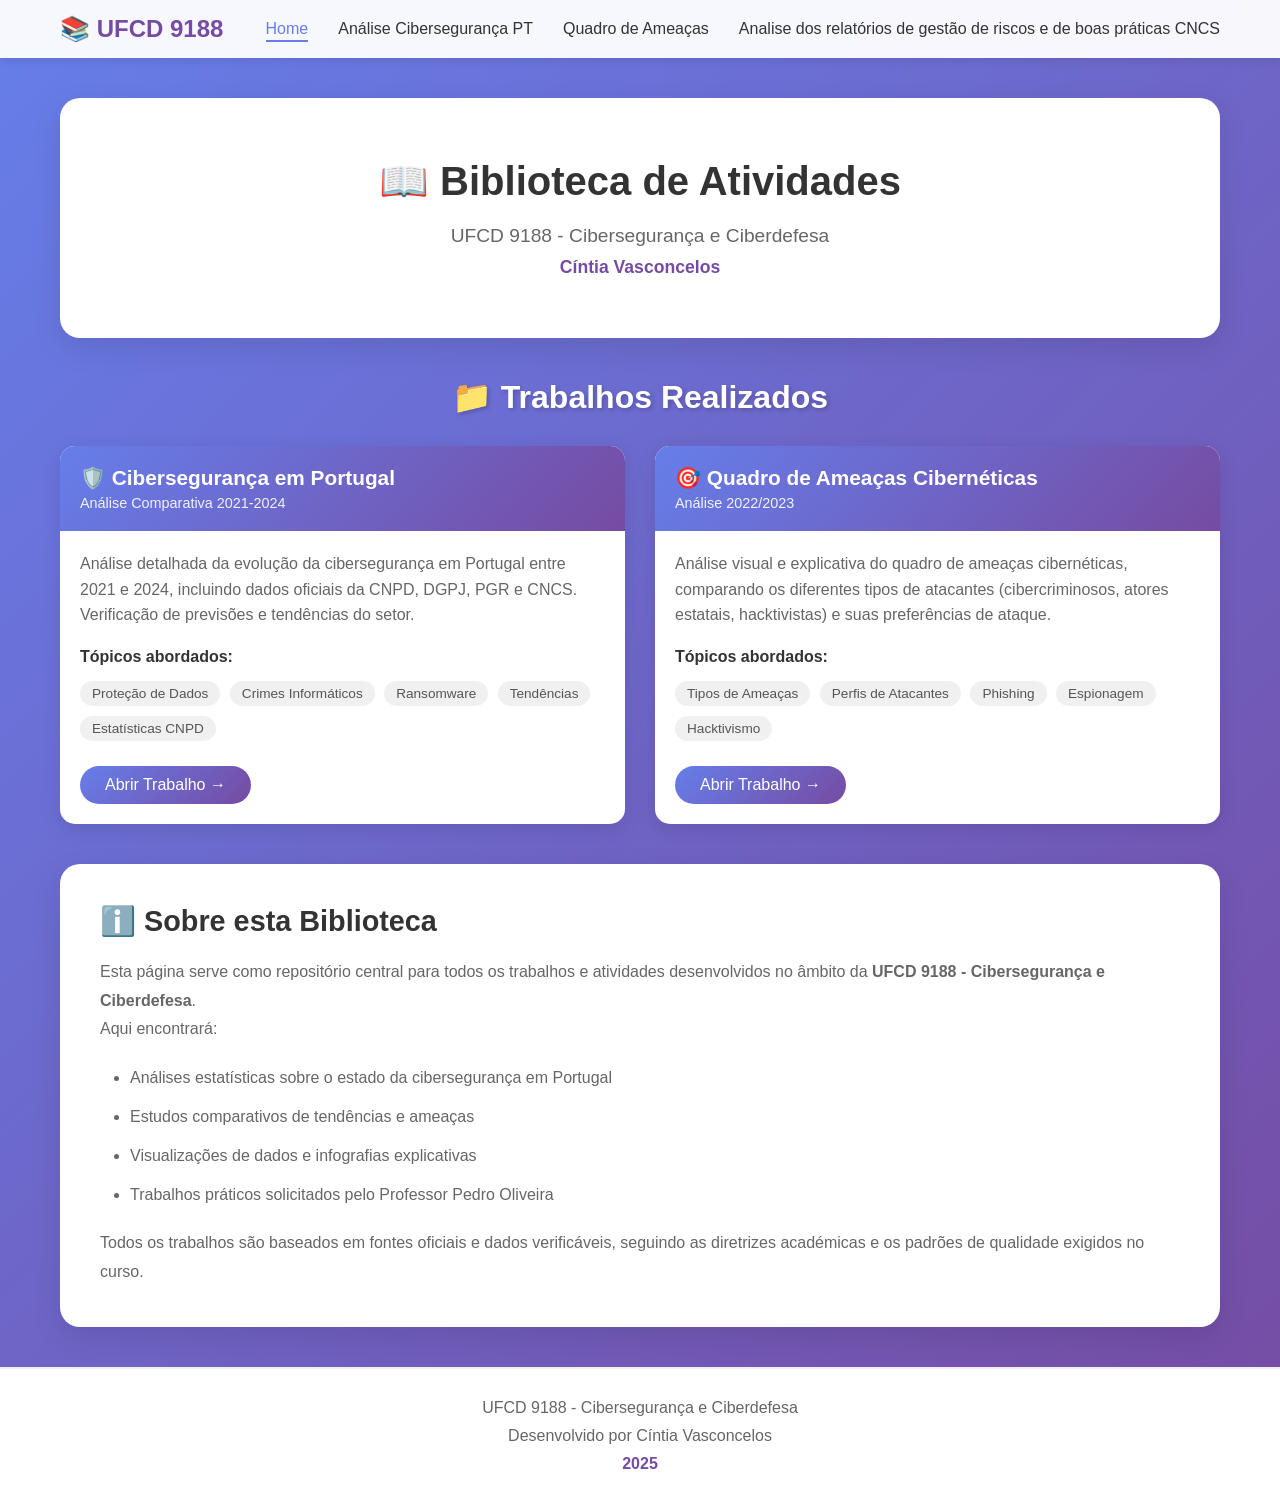
<file: index.html>
<!DOCTYPE html>
<html lang="pt">
<head>
    <meta charset="UTF-8">
    <meta name="viewport" content="width=device-width, initial-scale=1.0">
    <title>Biblioteca de Atividades - UFCD 9188</title>
  <link rel="stylesheet" href="css/index.css" />
   
</head>
<body>
    <nav class="navbar">
        <div class="nav-container">
            <div class="nav-brand">📚 UFCD 9188</div>
            <ul class="nav-menu">
                <li><a href="index.html" class="nav-link active">Home</a></li>
                <li><a href="08_09_2025.html" class="nav-link">Análise Cibersegurança PT</a></li>
                <li><a href="10_09_2025.html" class="nav-link">Quadro de Ameaças</a></li>
                <li><a href="12_09_2025.html" class="nav-link">Analise dos relatórios de gestão de riscos e de boas práticas CNCS</a></li>
            </ul>
        </div>
    </nav>

    <!-- Main Content -->
    <div class="main-container">
        <!-- Hero Section -->
        <div class="hero-section">
            <h1 class="hero-title">📖 Biblioteca de Atividades</h1>
            <p class="hero-subtitle">UFCD 9188 - Cibersegurança e Ciberdefesa</p>
            <p class="student-name">Cíntia Vasconcelos</p>
        </div>

        <!-- Activities Section -->
        <section class="activities-section">
            <h2 class="section-title">📁 Trabalhos Realizados</h2>
            
            <div class="activities-grid">
                <!-- Trabalho 1 -->
                <div class="activity-card">
                    <div class="card-header">
                        <h3 class="card-title">🛡️ Cibersegurança em Portugal</h3>
                        <p class="card-date">Análise Comparativa 2021-2024</p>
                    </div>
                    <div class="card-body">
                        <p class="card-description">
                            Análise detalhada da evolução da cibersegurança em Portugal entre 2021 e 2024, 
                            incluindo dados oficiais da CNPD, DGPJ, PGR e CNCS. Verificação de previsões 
                            e tendências do setor.
                        </p>
                        <div class="card-topics">
                            <p class="topic-label">Tópicos abordados:</p>
                            <span class="topic-tag">Proteção de Dados</span>
                            <span class="topic-tag">Crimes Informáticos</span>
                            <span class="topic-tag">Ransomware</span>
                            <span class="topic-tag">Tendências</span>
                            <span class="topic-tag">Estatísticas CNPD</span>
                        </div>
                        <a href="08_09_2025.html" class="card-link">
                            Abrir Trabalho →
                        </a>
                    </div>
                </div>

                <!-- Trabalho 2 -->
                <div class="activity-card">
                    <div class="card-header">
                        <h3 class="card-title">🎯 Quadro de Ameaças Cibernéticas</h3>
                        <p class="card-date">Análise 2022/2023</p>
                    </div>
                    <div class="card-body">
                        <p class="card-description">
                            Análise visual e explicativa do quadro de ameaças cibernéticas, comparando 
                            os diferentes tipos de atacantes (cibercriminosos, atores estatais, hacktivistas) 
                            e suas preferências de ataque.
                        </p>
                        <div class="card-topics">
                            <p class="topic-label">Tópicos abordados:</p>
                            <span class="topic-tag">Tipos de Ameaças</span>
                            <span class="topic-tag">Perfis de Atacantes</span>
                            <span class="topic-tag">Phishing</span>
                            <span class="topic-tag">Espionagem</span>
                            <span class="topic-tag">Hacktivismo</span>
                        </div>
                        <a href="10_09_2025.html" class="card-link">
                            Abrir Trabalho →
                        </a>
                    </div>
                </div>
            </div>
        </section>

        <!-- Info Section -->
        <div class="info-section">
            <h2 class="info-title">ℹ️ Sobre esta Biblioteca</h2>
            <div class="info-content">
                <p>
                    Esta página serve como repositório central para todos os trabalhos e atividades 
                    desenvolvidos no âmbito da <strong>UFCD 9188 - Cibersegurança e Ciberdefesa</strong>.
                </p>
                <p>
                    Aqui encontrará:
                </p>
                <ul>
                    <li>Análises estatísticas sobre o estado da cibersegurança em Portugal</li>
                    <li>Estudos comparativos de tendências e ameaças</li>
                    <li>Visualizações de dados e infografias explicativas</li>
                    <li>Trabalhos práticos solicitados pelo Professor Pedro Oliveira</li>
                </ul>
                <p>
                    Todos os trabalhos são baseados em fontes oficiais e dados verificáveis, 
                    seguindo as diretrizes académicas e os padrões de qualidade exigidos no curso.
                </p>
            </div>
        </div>
    </div>

    <!-- Footer -->
    <footer class="footer">
        <div class="footer-content">
            <p class="footer-text">UFCD 9188 - Cibersegurança e Ciberdefesa</p>
            <p class="footer-text">Desenvolvido por Cíntia Vasconcelos</p>
            <p class="footer-year">2025</p>
        </div>
    </footer>
</body>
</html>
</file>
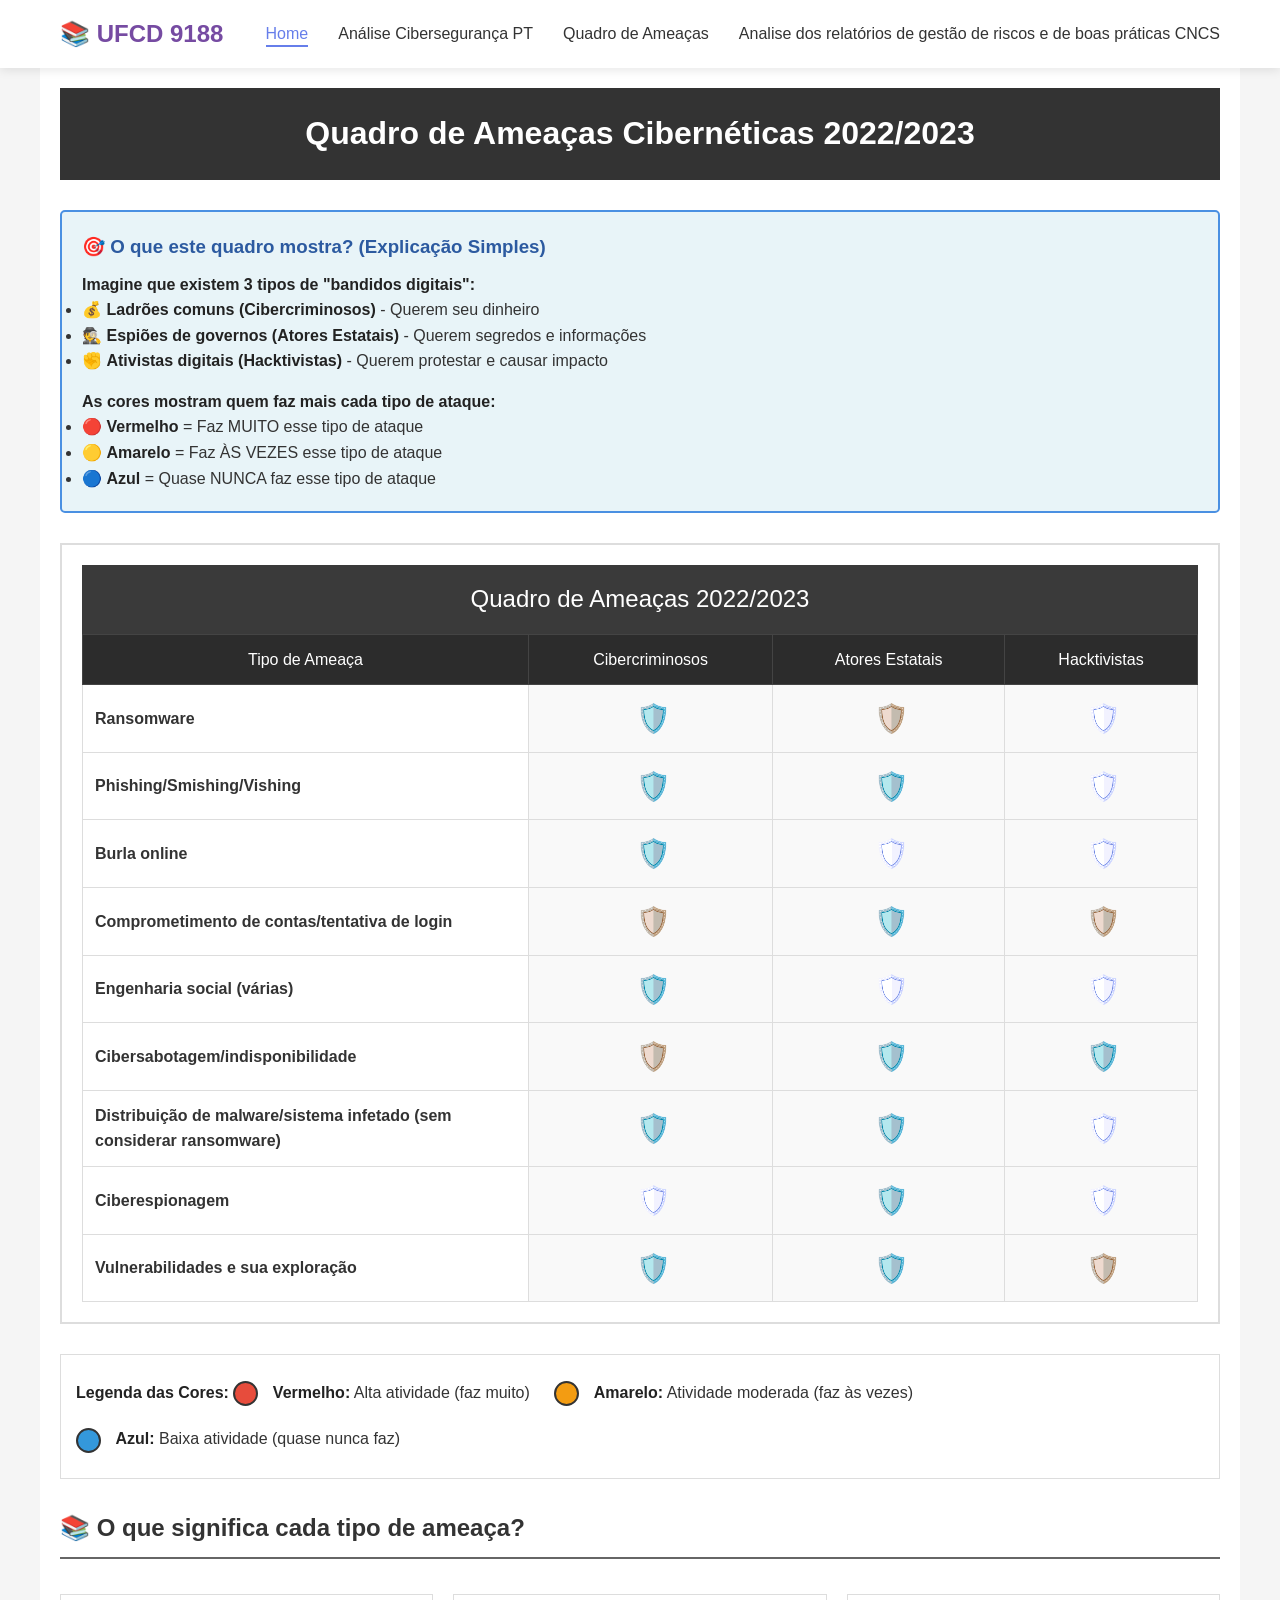
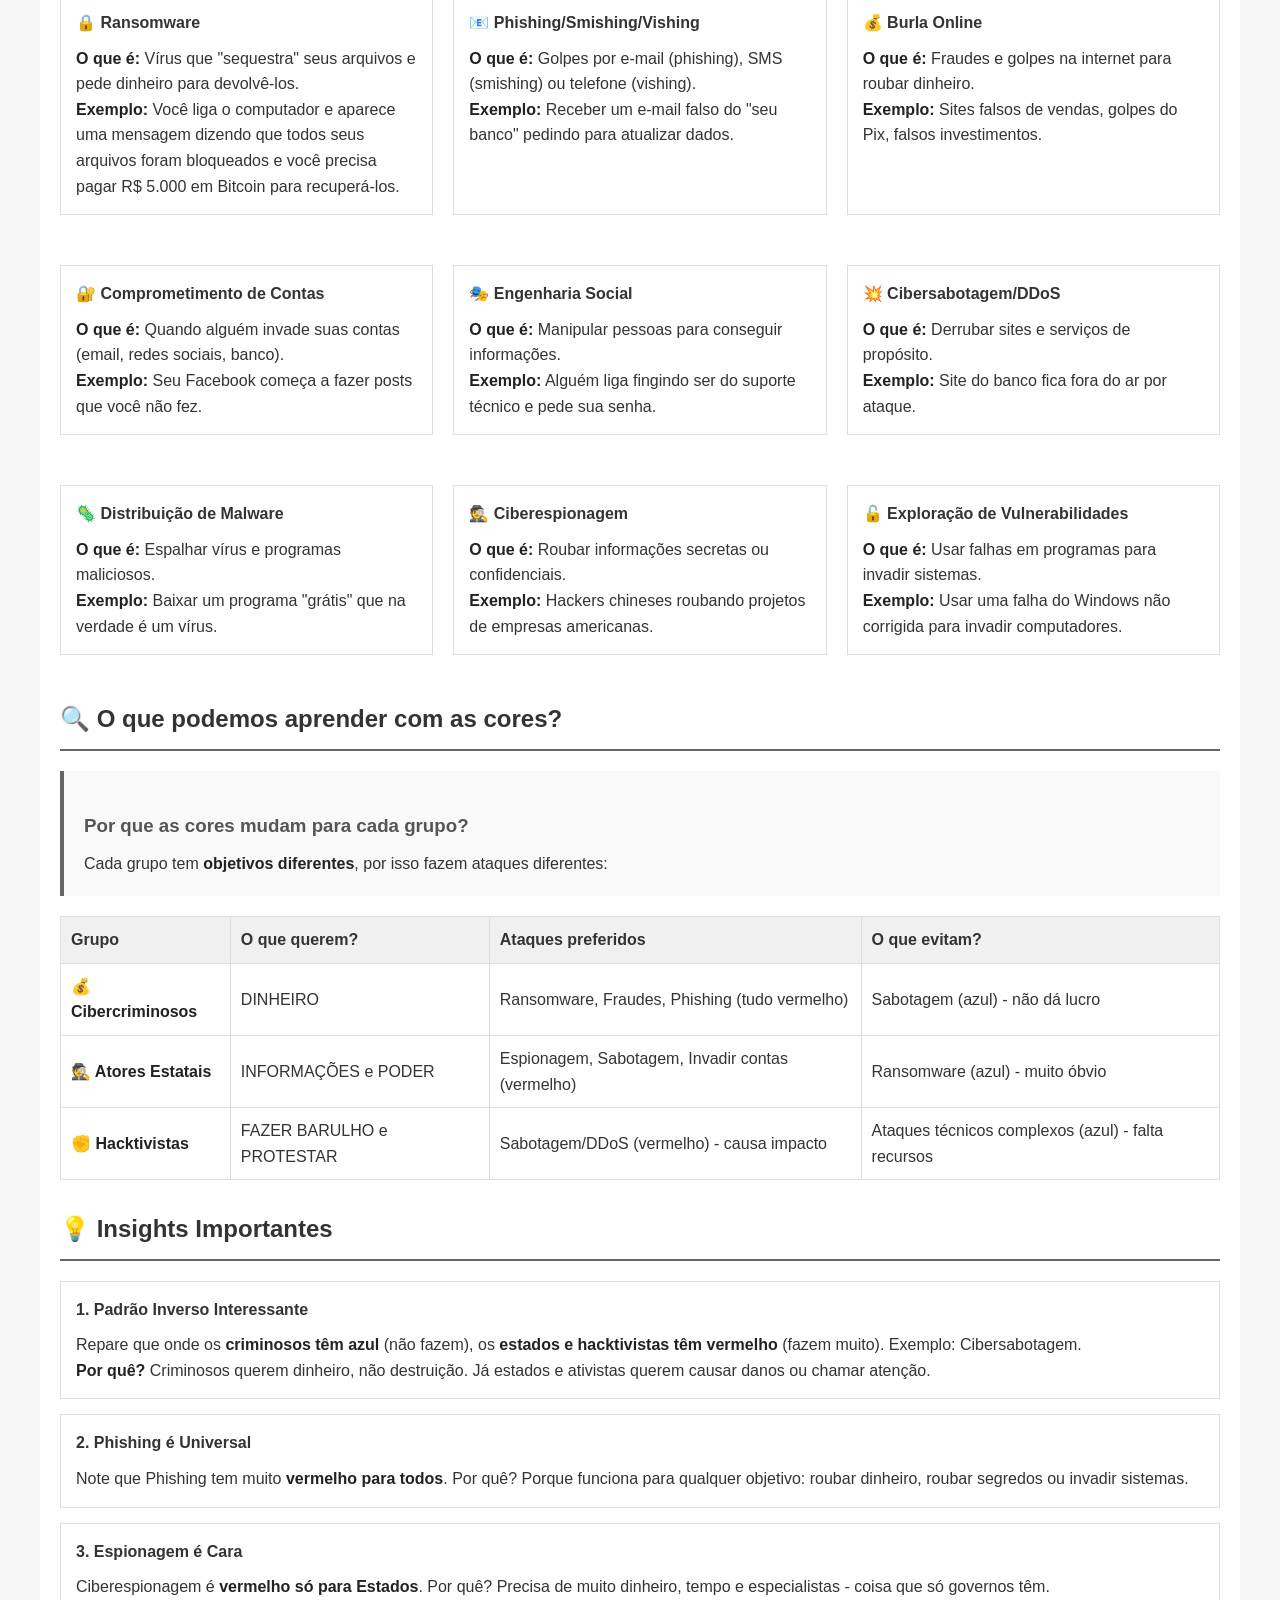
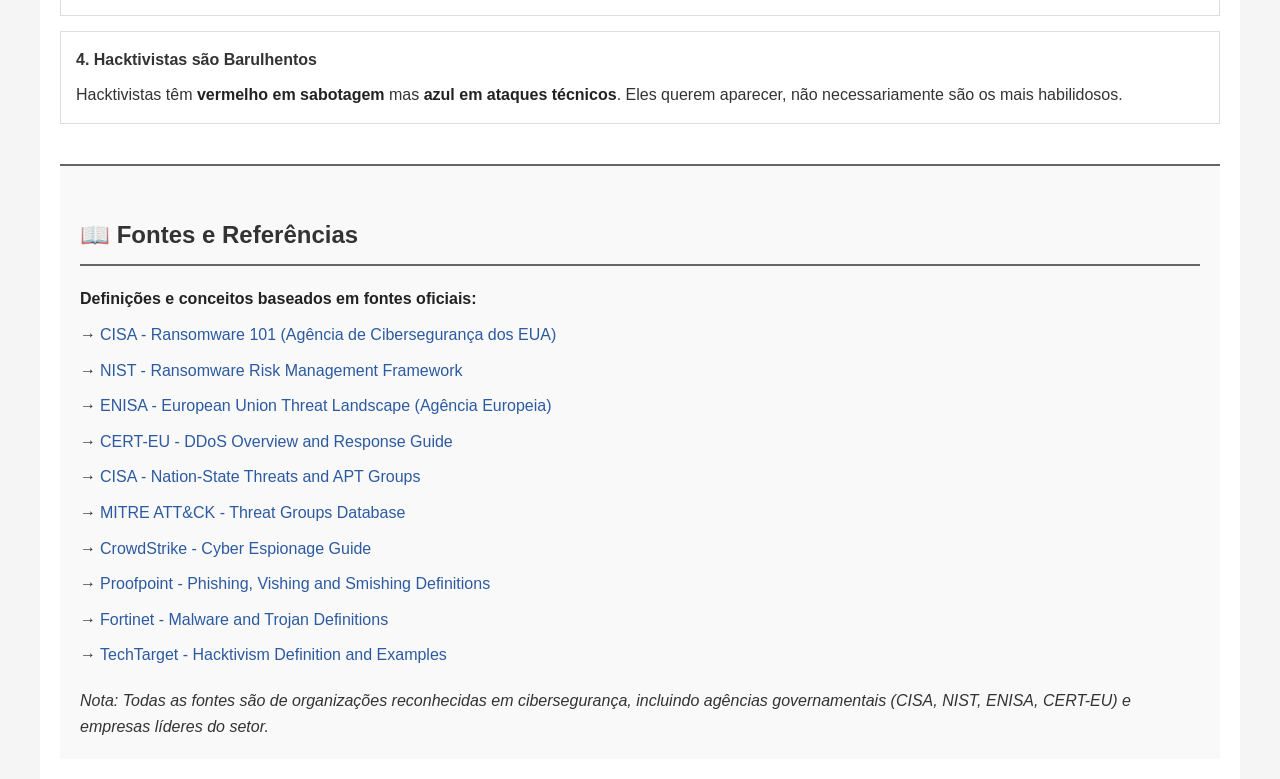
<file: 10_09_2025.html>
<!DOCTYPE html>
<html lang="pt-BR">
<head>
    <meta charset="UTF-8">
    <meta name="viewport" content="width=device-width, initial-scale=1.0">
    <title>Quadro de Ameaças Cibernéticas 2022/2023 - Análise</title>
     <link rel="stylesheet" href="css/10_09_2025.css" />
   
</head>
<body>
        <nav class="navbar">
        <div class="nav-container">
            <div class="nav-brand">📚 UFCD 9188</div>
            <ul class="nav-menu">
                <li><a href="index.html" class="nav-link active">Home</a></li>
                <li><a href="08_09_2025.html" class="nav-link">Análise Cibersegurança PT</a></li>
                <li><a href="10_09_2025.html" class="nav-link">Quadro de Ameaças</a></li>
                <li><a href="12_09_2025.html" class="nav-link">Analise dos relatórios de gestão de riscos e de boas práticas CNCS</a></li>
            </ul>
        </div>
    </nav>

    <div class="container">
        <h1>Quadro de Ameaças Cibernéticas 2022/2023</h1>

        <!-- Explicação para Leigos -->
        <div class="explicacao-simples">
            <h3>🎯 O que este quadro mostra? (Explicação Simples)</h3>
            <p><strong>Imagine que existem 3 tipos de "bandidos digitais":</strong></p>
            <ul>
                <li>💰 <strong>Ladrões comuns (Cibercriminosos)</strong> - Querem seu dinheiro</li>
                <li>🕵️ <strong>Espiões de governos (Atores Estatais)</strong> - Querem segredos e informações</li>
                <li>✊ <strong>Ativistas digitais (Hacktivistas)</strong> - Querem protestar e causar impacto</li>
            </ul>
            <p style="margin-top: 15px;"><strong>As cores mostram quem faz mais cada tipo de ataque:</strong></p>
            <ul>
                <li>🔴 <strong>Vermelho</strong> = Faz MUITO esse tipo de ataque</li>
                <li>🟡 <strong>Amarelo</strong> = Faz ÀS VEZES esse tipo de ataque</li>
                <li>🔵 <strong>Azul</strong> = Quase NUNCA faz esse tipo de ataque</li>
            </ul>
        </div>

        <!-- Reprodução do Quadro Original -->
        <div class="quadro-original">
            <div class="quadro-titulo">Quadro de Ameaças 2022/2023</div>
            <table class="quadro">
                <thead>
                    <tr>
                        <th style="width: 40%;">Tipo de Ameaça</th>
                        <th>Cibercriminosos</th>
                        <th>Atores Estatais</th>
                        <th>Hacktivistas</th>
                    </tr>
                </thead>
                <tbody>
                    <tr>
                        <td class="ameaca">Ransomware</td>
                        <td align="center"><span class="shield red"></span></td>
                        <td align="center"><span class="shield blue"></span></td>
                        <td align="center"><span class="shield yellow"></span></td>
                    </tr>
                    <tr>
                        <td class="ameaca">Phishing/Smishing/Vishing</td>
                        <td align="center"><span class="shield red"></span></td>
                        <td align="center"><span class="shield red"></span></td>
                        <td align="center"><span class="shield yellow"></span></td>
                    </tr>
                    <tr>
                        <td class="ameaca">Burla online</td>
                        <td align="center"><span class="shield red"></span></td>
                        <td align="center"><span class="shield yellow"></span></td>
                        <td align="center"><span class="shield yellow"></span></td>
                    </tr>
                    <tr>
                        <td class="ameaca">Comprometimento de contas/tentativa de login</td>
                        <td align="center"><span class="shield blue"></span></td>
                        <td align="center"><span class="shield red"></span></td>
                        <td align="center"><span class="shield blue"></span></td>
                    </tr>
                    <tr>
                        <td class="ameaca">Engenharia social (várias)</td>
                        <td align="center"><span class="shield red"></span></td>
                        <td align="center"><span class="shield yellow"></span></td>
                        <td align="center"><span class="shield yellow"></span></td>
                    </tr>
                    <tr>
                        <td class="ameaca">Cibersabotagem/indisponibilidade</td>
                        <td align="center"><span class="shield blue"></span></td>
                        <td align="center"><span class="shield red"></span></td>
                        <td align="center"><span class="shield red"></span></td>
                    </tr>
                    <tr>
                        <td class="ameaca">Distribuição de malware/sistema infetado (sem considerar ransomware)</td>
                        <td align="center"><span class="shield red"></span></td>
                        <td align="center"><span class="shield red"></span></td>
                        <td align="center"><span class="shield yellow"></span></td>
                    </tr>
                    <tr>
                        <td class="ameaca">Ciberespionagem</td>
                        <td align="center"><span class="shield yellow"></span></td>
                        <td align="center"><span class="shield red"></span></td>
                        <td align="center"><span class="shield yellow"></span></td>
                    </tr>
                    <tr>
                        <td class="ameaca">Vulnerabilidades e sua exploração</td>
                        <td align="center"><span class="shield red"></span></td>
                        <td align="center"><span class="shield red"></span></td>
                        <td align="center"><span class="shield blue"></span></td>
                    </tr>
                </tbody>
            </table>
        </div>

        <div class="legenda">
            <strong>Legenda das Cores:</strong>
            <div class="legenda-item">
                <span class="cor-exemplo cor-alta"></span>
                <strong>Vermelho:</strong> Alta atividade (faz muito)
            </div>
            <div class="legenda-item">
                <span class="cor-exemplo cor-media"></span>
                <strong>Amarelo:</strong> Atividade moderada (faz às vezes)
            </div>
            <div class="legenda-item">
                <span class="cor-exemplo cor-baixa"></span>
                <strong>Azul:</strong> Baixa atividade (quase nunca faz)
            </div>
        </div>

        <!-- Definições dos Tipos de Ameaças -->
        <h2>📚 O que significa cada tipo de ameaça?</h2>
        
        <div class="analise-grid">
            <div class="info-card">
                <h4>🔒 Ransomware</h4>
                <p><strong>O que é:</strong> Vírus que "sequestra" seus arquivos e pede dinheiro para devolvê-los.</p>
                <p><strong>Exemplo:</strong> Você liga o computador e aparece uma mensagem dizendo que todos seus arquivos foram bloqueados e você precisa pagar R$ 5.000 em Bitcoin para recuperá-los.</p>
            </div>

            <div class="info-card">
                <h4>📧 Phishing/Smishing/Vishing</h4>
                <p><strong>O que é:</strong> Golpes por e-mail (phishing), SMS (smishing) ou telefone (vishing).</p>
                <p><strong>Exemplo:</strong> Receber um e-mail falso do "seu banco" pedindo para atualizar dados.</p>
            </div>

            <div class="info-card">
                <h4>💰 Burla Online</h4>
                <p><strong>O que é:</strong> Fraudes e golpes na internet para roubar dinheiro.</p>
                <p><strong>Exemplo:</strong> Sites falsos de vendas, golpes do Pix, falsos investimentos.</p>
            </div>

            <div class="info-card">
                <h4>🔐 Comprometimento de Contas</h4>
                <p><strong>O que é:</strong> Quando alguém invade suas contas (email, redes sociais, banco).</p>
                <p><strong>Exemplo:</strong> Seu Facebook começa a fazer posts que você não fez.</p>
            </div>

            <div class="info-card">
                <h4>🎭 Engenharia Social</h4>
                <p><strong>O que é:</strong> Manipular pessoas para conseguir informações.</p>
                <p><strong>Exemplo:</strong> Alguém liga fingindo ser do suporte técnico e pede sua senha.</p>
            </div>

            <div class="info-card">
                <h4>💥 Cibersabotagem/DDoS</h4>
                <p><strong>O que é:</strong> Derrubar sites e serviços de propósito.</p>
                <p><strong>Exemplo:</strong> Site do banco fica fora do ar por ataque.</p>
            </div>

            <div class="info-card">
                <h4>🦠 Distribuição de Malware</h4>
                <p><strong>O que é:</strong> Espalhar vírus e programas maliciosos.</p>
                <p><strong>Exemplo:</strong> Baixar um programa "grátis" que na verdade é um vírus.</p>
            </div>

            <div class="info-card">
                <h4>🕵️ Ciberespionagem</h4>
                <p><strong>O que é:</strong> Roubar informações secretas ou confidenciais.</p>
                <p><strong>Exemplo:</strong> Hackers chineses roubando projetos de empresas americanas.</p>
            </div>

            <div class="info-card">
                <h4>🔓 Exploração de Vulnerabilidades</h4>
                <p><strong>O que é:</strong> Usar falhas em programas para invadir sistemas.</p>
                <p><strong>Exemplo:</strong> Usar uma falha do Windows não corrigida para invadir computadores.</p>
            </div>
        </div>

        <!-- Análise dos Padrões -->
        <h2>🔍 O que podemos aprender com as cores?</h2>
        
        <div class="explicacao">
            <h3>Por que as cores mudam para cada grupo?</h3>
            <p>Cada grupo tem <strong>objetivos diferentes</strong>, por isso fazem ataques diferentes:</p>
        </div>

        <table class="tabela-simples">
            <tr>
                <th>Grupo</th>
                <th>O que querem?</th>
                <th>Ataques preferidos</th>
                <th>O que evitam?</th>
            </tr>
            <tr>
                <td><strong>💰 Cibercriminosos</strong></td>
                <td>DINHEIRO</td>
                <td>Ransomware, Fraudes, Phishing (tudo vermelho)</td>
                <td>Sabotagem (azul) - não dá lucro</td>
            </tr>
            <tr>
                <td><strong>🕵️ Atores Estatais</strong></td>
                <td>INFORMAÇÕES e PODER</td>
                <td>Espionagem, Sabotagem, Invadir contas (vermelho)</td>
                <td>Ransomware (azul) - muito óbvio</td>
            </tr>
            <tr>
                <td><strong>✊ Hacktivistas</strong></td>
                <td>FAZER BARULHO e PROTESTAR</td>
                <td>Sabotagem/DDoS (vermelho) - causa impacto</td>
                <td>Ataques técnicos complexos (azul) - falta recursos</td>
            </tr>
        </table>

        <h2>💡 Insights Importantes</h2>
        
        <div class="info-card">
            <h4>1. Padrão Inverso Interessante</h4>
            <p>Repare que onde os <strong>criminosos têm azul</strong> (não fazem), os <strong>estados e hacktivistas têm vermelho</strong> (fazem muito). Exemplo: Cibersabotagem.</p>
            <p><strong>Por quê?</strong> Criminosos querem dinheiro, não destruição. Já estados e ativistas querem causar danos ou chamar atenção.</p>
        </div>

        <div class="info-card">
            <h4>2. Phishing é Universal</h4>
            <p>Note que Phishing tem muito <strong>vermelho para todos</strong>. Por quê? Porque funciona para qualquer objetivo: roubar dinheiro, roubar segredos ou invadir sistemas.</p>
        </div>

        <div class="info-card">
            <h4>3. Espionagem é Cara</h4>
            <p>Ciberespionagem é <strong>vermelho só para Estados</strong>. Por quê? Precisa de muito dinheiro, tempo e especialistas - coisa que só governos têm.</p>
        </div>

        <div class="info-card">
            <h4>4. Hacktivistas são Barulhentos</h4>
            <p>Hacktivistas têm <strong>vermelho em sabotagem</strong> mas <strong>azul em ataques técnicos</strong>. Eles querem aparecer, não necessariamente são os mais habilidosos.</p>
        </div>

        <!-- Fontes -->
        <div class="fontes">
            <h2>📖 Fontes e Referências</h2>
            <p><strong>Definições e conceitos baseados em fontes oficiais:</strong></p>
            <ul>
                <li><a href="https://www.cisa.gov/stopransomware/ransomware-101" target="_blank">CISA - Ransomware 101 (Agência de Cibersegurança dos EUA)</a></li>
                <li><a href="https://csrc.nist.gov/pubs/ir/8374/final" target="_blank">NIST - Ransomware Risk Management Framework</a></li>
                <li><a href="https://www.enisa.europa.eu/topics/cyber-threats/threat-landscape" target="_blank">ENISA - European Union Threat Landscape (Agência Europeia)</a></li>
                <li><a href="https://cert.europa.eu/publications/security-guidance/" target="_blank">CERT-EU - DDoS Overview and Response Guide</a></li>
                <li><a href="https://www.cisa.gov/topics/cyber-threats-and-advisories/nation-state-cyber-actors" target="_blank">CISA - Nation-State Threats and APT Groups</a></li>
                <li><a href="https://attack.mitre.org/groups/" target="_blank">MITRE ATT&CK - Threat Groups Database</a></li>
                <li><a href="https://www.crowdstrike.com/cybersecurity-101/threat-intelligence/cyber-espionage/" target="_blank">CrowdStrike - Cyber Espionage Guide</a></li>
                <li><a href="https://www.proofpoint.com/us/threat-reference/vishing" target="_blank">Proofpoint - Phishing, Vishing and Smishing Definitions</a></li>
                <li><a href="https://www.fortinet.com/resources/cyberglossary/trojan-horse-virus" target="_blank">Fortinet - Malware and Trojan Definitions</a></li>
                <li><a href="https://www.techtarget.com/searchsecurity/definition/hacktivism" target="_blank">TechTarget - Hacktivism Definition and Examples</a></li>
            </ul>
            <p style="margin-top: 20px;"><em>Nota: Todas as fontes são de organizações reconhecidas em cibersegurança, incluindo agências governamentais (CISA, NIST, ENISA, CERT-EU) e empresas líderes do setor.</em></p>
        </div>
    </div>
</body>
</html>
</file>
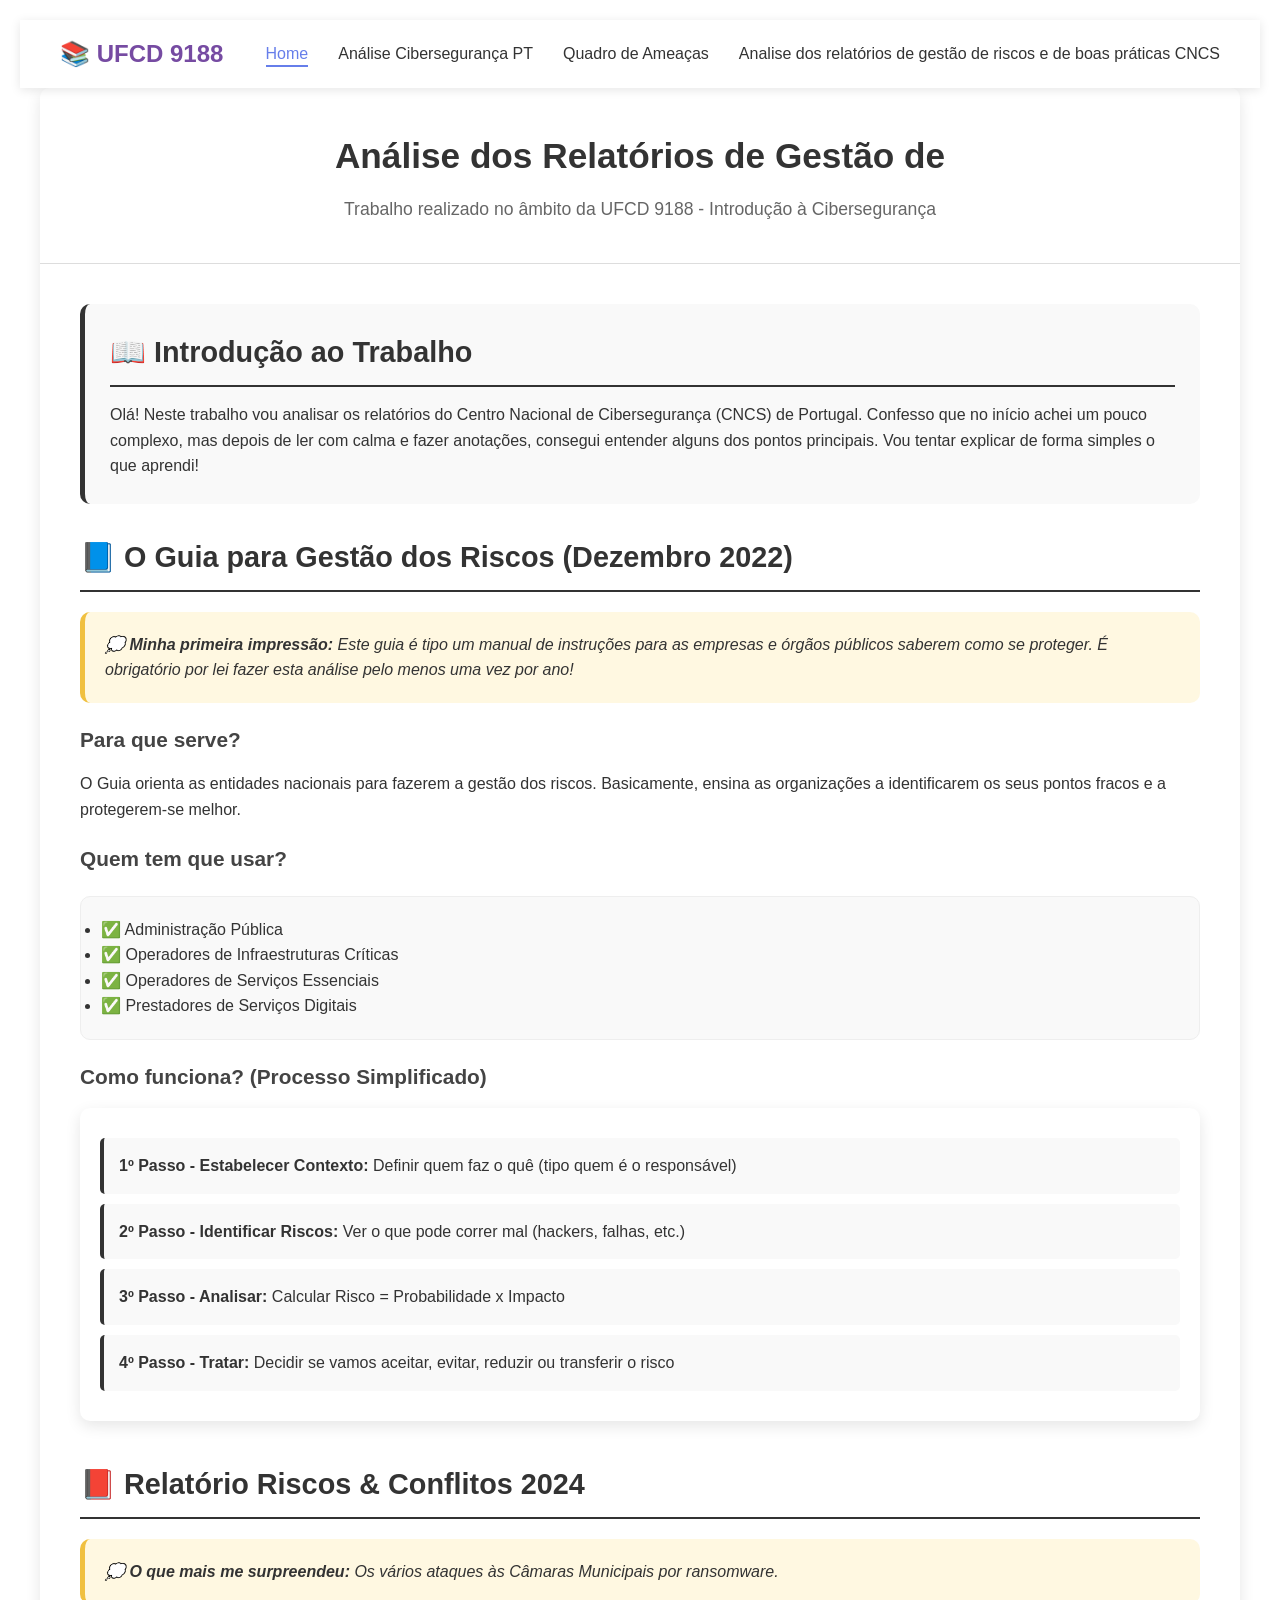
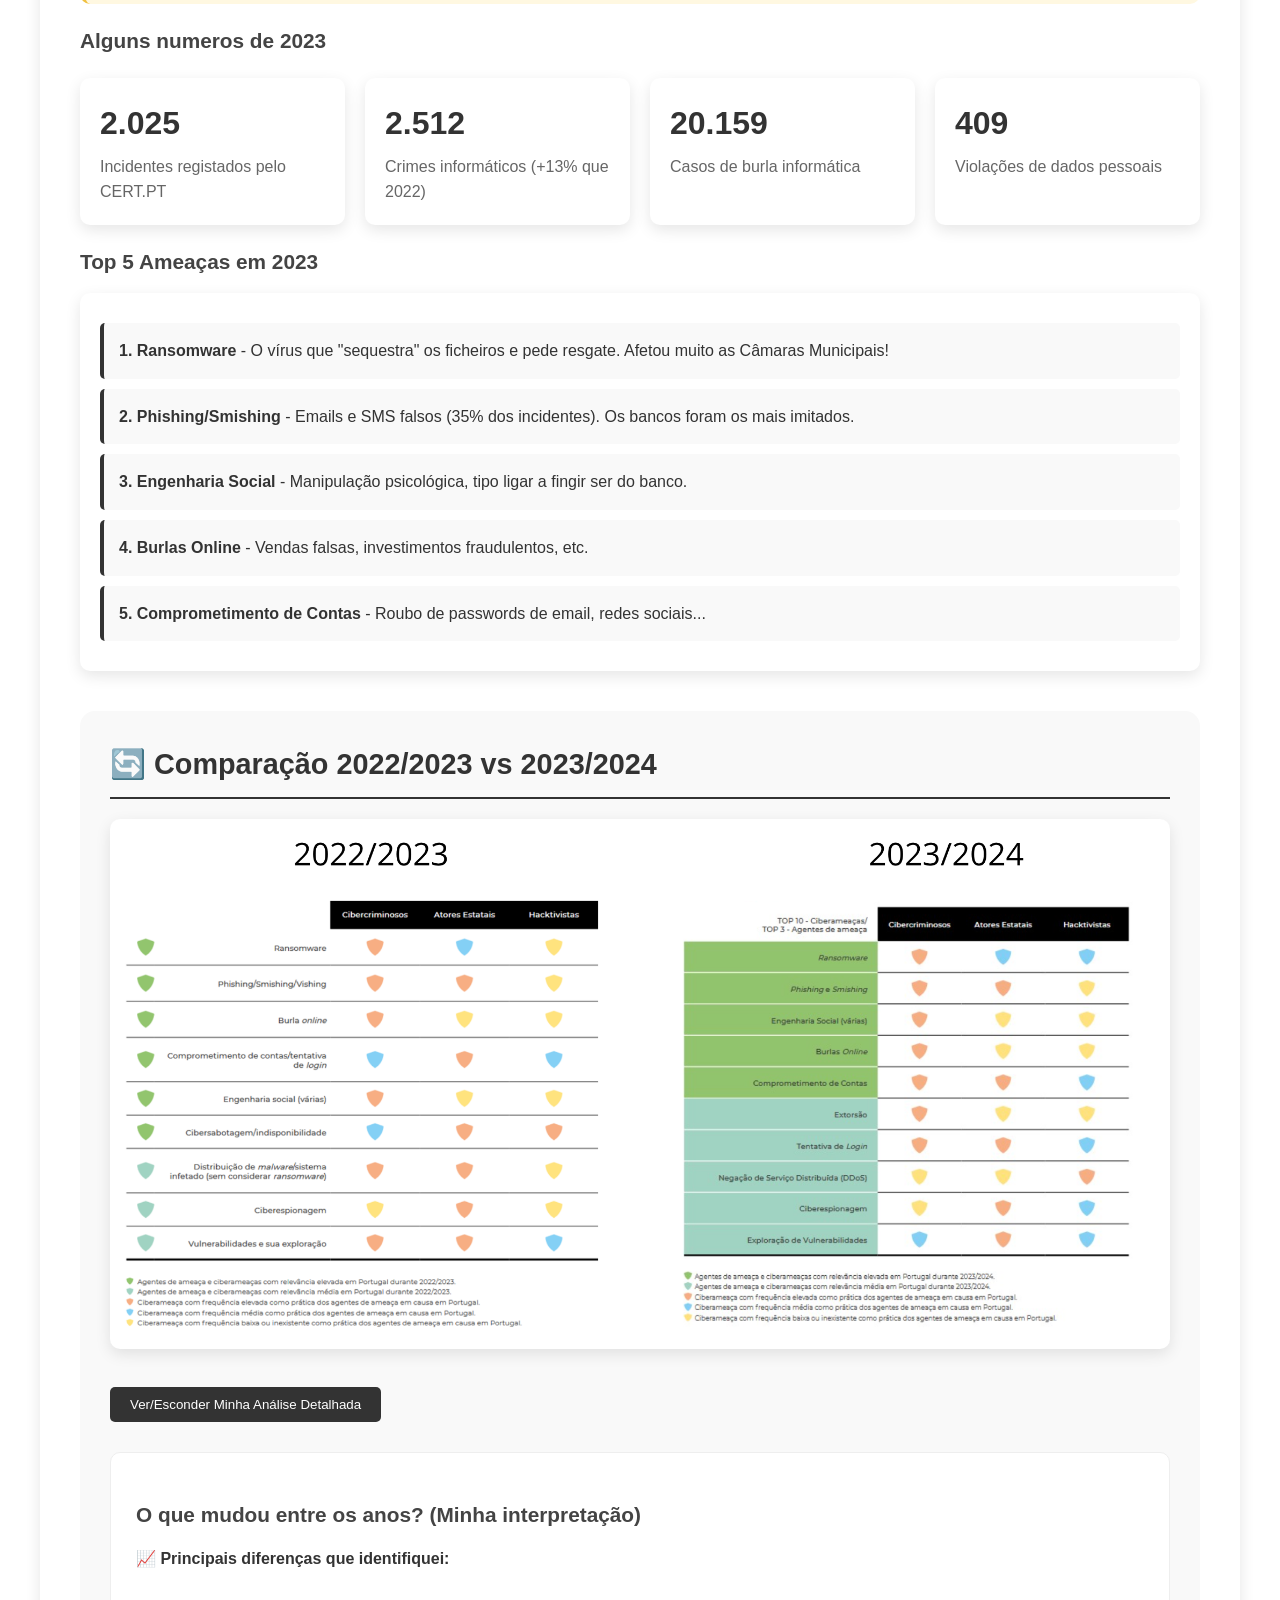
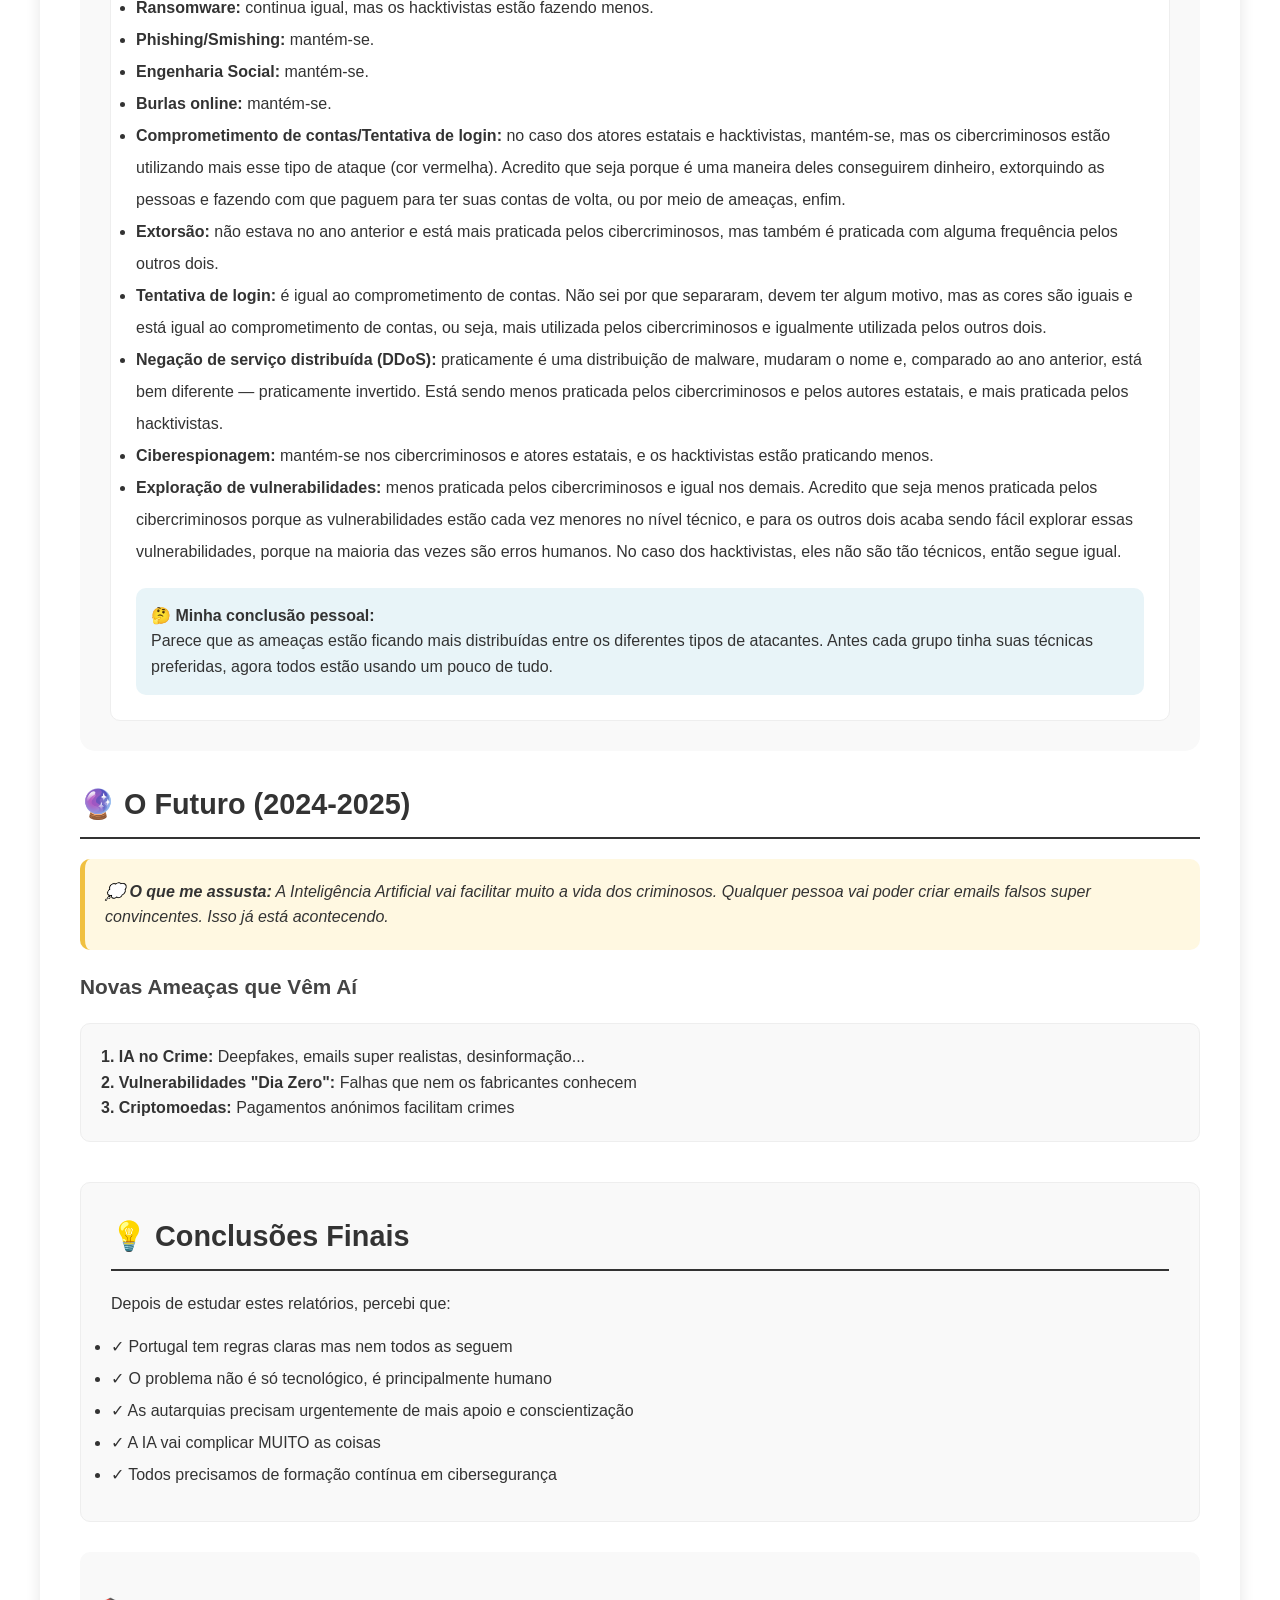
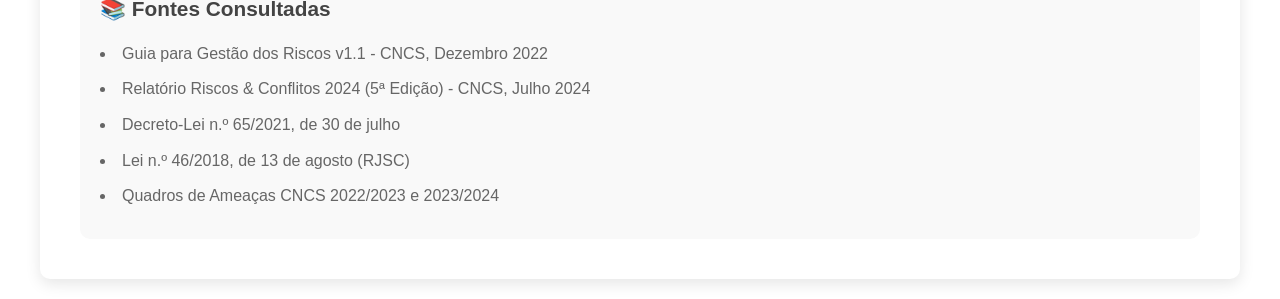
<file: 12_09_2025.html>
<!DOCTYPE html>
<html lang="pt">
<head>
    <meta charset="UTF-8">
    <meta name="viewport" content="width=device-width, initial-scale=1.0">
    <title>Análise dos Relatórios de Gestão de Riscos CNCS - UFCD 9188</title>
   <link rel="stylesheet" href="css/12_09_2025.css" />
</head>
<body>

      <nav class="navbar">
        <div class="nav-container">
            <div class="nav-brand">📚 UFCD 9188</div>
            <ul class="nav-menu">
                <li><a href="index.html" class="nav-link active">Home</a></li>
                <li><a href="08_09_2025.html" class="nav-link">Análise Cibersegurança PT</a></li>
                <li><a href="10_09_2025.html" class="nav-link">Quadro de Ameaças</a></li>
                <li><a href="12_09_2025.html" class="nav-link">Analise dos relatórios de gestão de riscos e de boas práticas CNCS</a></li>
            </ul>
        </div>
    </nav>
    <div class="container">
        <header>
            <h1>Análise dos Relatórios de Gestão de Riscos do CNCS</h1>
            <p>Trabalho realizado no âmbito da UFCD 9188 - Introdução à Cibersegurança</p>

               
        </header>

        <main>
            <div class="intro">
                <h2>📖 Introdução ao Trabalho</h2>
                <p>Olá! Neste trabalho vou analisar os relatórios do Centro Nacional de Cibersegurança (CNCS) de Portugal. Confesso que no início achei um pouco complexo, mas depois de ler com calma e fazer anotações, consegui entender alguns dos pontos principais. Vou tentar explicar de forma simples o que aprendi!</p>
            </div>

            <section>
                <h2>📘 O Guia para Gestão dos Riscos (Dezembro 2022)</h2>
                
                <div class="personal-note">
                    💭 <strong>Minha primeira impressão:</strong> Este guia é tipo um manual de instruções para as empresas e órgãos públicos saberem como se proteger. É obrigatório por lei fazer esta análise pelo menos uma vez por ano!
                </div>

                <h3>Para que serve?</h3>
                <p>O Guia orienta as entidades nacionais para fazerem a gestão dos riscos. Basicamente, ensina as organizações a identificarem os seus pontos fracos e a protegerem-se melhor.</p>

                <h3>Quem tem que usar?</h3>
                <div class="highlight-box">
                    <ul>
                        <li>✅ Administração Pública</li>
                        <li>✅ Operadores de Infraestruturas Críticas</li>
                        <li>✅ Operadores de Serviços Essenciais</li>
                        <li>✅ Prestadores de Serviços Digitais</li>
                    </ul>
                </div>

                <h3>Como funciona? (Processo Simplificado)</h3>
                <div class="threat-list">
                    <div class="threat-item">
                        <strong>1º Passo - Estabelecer Contexto:</strong> Definir quem faz o quê (tipo quem é o responsável)
                    </div>
                    <div class="threat-item">
                        <strong>2º Passo - Identificar Riscos:</strong> Ver o que pode correr mal (hackers, falhas, etc.)
                    </div>
                    <div class="threat-item">
                        <strong>3º Passo - Analisar:</strong> Calcular Risco = Probabilidade x Impacto
                    </div>
                    <div class="threat-item">
                        <strong>4º Passo - Tratar:</strong> Decidir se vamos aceitar, evitar, reduzir ou transferir o risco
                    </div>
                </div>
            </section>

            <section>
                <h2>📕 Relatório Riscos & Conflitos 2024</h2>
                
                <div class="personal-note">
                    💭 <strong>O que mais me surpreendeu:</strong> Os vários ataques às Câmaras Municipais por ransomware.
                </div>

                <h3>Alguns numeros de 2023</h3>
                <div class="stats-grid">
                    <div class="stat-card">
                        <div class="stat-number">2.025</div>
                        <div class="stat-label">Incidentes registados pelo CERT.PT</div>
                    </div>
                    <div class="stat-card">
                        <div class="stat-number">2.512</div>
                        <div class="stat-label">Crimes informáticos (+13% que 2022)</div>
                    </div>
                    <div class="stat-card">
                        <div class="stat-number">20.159</div>
                        <div class="stat-label">Casos de burla informática</div>
                    </div>
                    <div class="stat-card">
                        <div class="stat-number">409</div>
                        <div class="stat-label">Violações de dados pessoais</div>
                    </div>
                </div>

                <h3>Top 5 Ameaças em 2023</h3>
                <div class="threat-list">
                    <div class="threat-item">
                        <strong>1. Ransomware</strong> - O vírus que "sequestra" os ficheiros e pede resgate. Afetou muito as Câmaras Municipais!
                    </div>
                    <div class="threat-item">
                        <strong>2. Phishing/Smishing</strong> - Emails e SMS falsos (35% dos incidentes). Os bancos foram os mais imitados.
                    </div>
                    <div class="threat-item">
                        <strong>3. Engenharia Social</strong> - Manipulação psicológica, tipo ligar a fingir ser do banco.
                    </div>
                    <div class="threat-item">
                        <strong>4. Burlas Online</strong> - Vendas falsas, investimentos fraudulentos, etc.
                    </div>
                    <div class="threat-item">
                        <strong>5. Comprometimento de Contas</strong> - Roubo de passwords de email, redes sociais...
                    </div>
                </div>
            </section>

            <section class="comparison-section">
                <h2>🔄 Comparação 2022/2023 vs 2023/2024</h2>
                
            

                <div class="comparison-images">
                    <div>
                      
                        <img src="images/image.png" alt="Quadro de Ameaças 2022/2023 - 2023/2024" id="img1">
                    </div>
                   
                </div>

                <button class="btn-toggle" onclick="toggleAnalysis()">Ver/Esconder Minha Análise Detalhada</button>

                <div class="analysis-box" id="analysis">
                    <h3>O que mudou entre os anos? (Minha interpretação)</h3>
                    
                    <p><strong>📈 Principais diferenças que identifiquei:</strong></p>
                    
                    <ul style="margin: 20px 0; line-height: 2;">

                        <li><strong>Ransomware:</strong> continua igual, mas os hacktivistas estão fazendo menos.</li>

                        <li><strong>Phishing/Smishing:</strong> mantém-se.</li>

                        <li><strong>Engenharia Social:</strong> mantém-se.</li>

                        <li><strong>Burlas online:</strong> mantém-se.</li>

                        <li><strong>Comprometimento de contas/Tentativa de login:</strong> no caso dos atores estatais e hacktivistas, mantém-se, mas os cibercriminosos estão utilizando mais esse tipo de ataque (cor vermelha). Acredito que seja porque é uma maneira deles conseguirem dinheiro, extorquindo as pessoas e fazendo com que paguem para ter suas contas de volta, ou por meio de ameaças, enfim.</li>

                        <li><strong>Extorsão:</strong> não estava no ano anterior e está mais praticada pelos cibercriminosos, mas também é praticada com alguma frequência pelos outros dois.</li>

                        <li><strong>Tentativa de login:</strong> é igual ao comprometimento de contas. Não sei por que separaram, devem ter algum motivo, mas as cores são iguais e está igual ao comprometimento de contas, ou seja, mais utilizada pelos cibercriminosos e igualmente utilizada pelos outros dois.</li>

                        <li><strong>Negação de serviço distribuída (DDoS):</strong> praticamente é uma distribuição de malware, mudaram o nome e, comparado ao ano anterior, está bem diferente — praticamente invertido. Está sendo menos praticada pelos cibercriminosos e pelos autores estatais, e mais praticada pelos hacktivistas.</li>

                        <li><strong>Ciberespionagem:</strong> mantém-se nos cibercriminosos e atores estatais, e os hacktivistas estão praticando menos.</li>

                        <li><strong>Exploração de vulnerabilidades:</strong> menos praticada pelos cibercriminosos e igual nos demais. Acredito que seja menos praticada pelos cibercriminosos porque as vulnerabilidades estão cada vez menores no nível técnico, e para os outros dois acaba sendo fácil explorar essas vulnerabilidades, porque na maioria das vezes são erros humanos. No caso dos hacktivistas, eles não são tão técnicos, então segue igual.</li>
                        </ul>

                    <div style="background: #e8f4f8; padding: 15px; border-radius: 10px; margin-top: 20px;">
                        <p><strong>🤔 Minha conclusão pessoal:</strong></p>
                        <p>Parece que as ameaças estão ficando mais distribuídas entre os diferentes tipos de atacantes. Antes cada grupo tinha suas técnicas preferidas, agora todos estão usando um pouco de tudo.</p>
                        
                </div>
            </section>

            <section>
                <h2>🔮 O Futuro (2024-2025)</h2>
                
                <div class="personal-note">
                    💭 <strong>O que me assusta:</strong> A Inteligência Artificial vai facilitar muito a vida dos criminosos. Qualquer pessoa vai poder criar emails falsos super convincentes. Isso já está acontecendo.
                </div>

                <h3>Novas Ameaças que Vêm Aí</h3>
                <div class="highlight-box">
                    <p><strong>1. IA no Crime:</strong> Deepfakes, emails super realistas, desinformação...</p>
                    <p><strong>2. Vulnerabilidades "Dia Zero":</strong> Falhas que nem os fabricantes conhecem</p>
                    <p><strong>3. Criptomoedas:</strong> Pagamentos anónimos facilitam crimes</p>
                </div>
            </section>


            <div class="conclusion">
                <h2>💡 Conclusões Finais</h2>
                <p>Depois de estudar estes relatórios, percebi que:</p>
                <ul style="margin-top: 15px; line-height: 2;">
                    <li>✓ Portugal tem regras claras mas nem todos as seguem</li>
                    <li>✓ O problema não é só tecnológico, é principalmente humano</li>
                    <li>✓ As autarquias precisam urgentemente de mais apoio e conscientização</li>
                    <li>✓ A IA vai complicar MUITO as coisas</li>
                    <li>✓ Todos precisamos de formação contínua em cibersegurança</li>
                </ul>
                
            </div>

            <div class="source-list">
                <h3>📚 Fontes Consultadas</h3>
                <ul>
                    <li>Guia para Gestão dos Riscos v1.1 - CNCS, Dezembro 2022</li>
                    <li>Relatório Riscos & Conflitos 2024 (5ª Edição) - CNCS, Julho 2024</li>
                    <li>Decreto-Lei n.º 65/2021, de 30 de julho</li>
                    <li>Lei n.º 46/2018, de 13 de agosto (RJSC)</li>
                    <li>Quadros de Ameaças CNCS 2022/2023 e 2023/2024</li>
                </ul>
            </div>

    
        </main>
    </div>

    <script>
        // Função para mostrar/esconder análise
        function toggleAnalysis() {
            const analysis = document.getElementById('analysis');
            analysis.classList.toggle('hidden');
        }

        // Simular carregamento das imagens (você deve substituir pelos URLs reais das imagens)
        window.onload = function() {
            // Aqui você deve colocar os URLs reais das suas imagens
            // document.getElementById('img1').src = 'URL_DA_PRIMEIRA_IMAGEM';
            // document.getElementById('img2').src = 'URL_DA_SEGUNDA_IMAGEM';
            
            // Animação suave ao carregar
            document.querySelectorAll('.stat-card').forEach((card, index) => {
                card.style.opacity = '0';
                card.style.transform = 'translateY(20px)';
                setTimeout(() => {
                    card.style.transition = 'all 0.5s ease';
                    card.style.opacity = '1';
                    card.style.transform = 'translateY(0)';
                }, index * 100);
            });
        };

        // Efeito de digitação no título (opcional)
        const title = document.querySelector('header h1');
        const text = title.textContent;
        title.textContent = '';
        let i = 0;

        function typeWriter() {
            if (i < text.length) {
                title.textContent += text.charAt(i);
                i++;
                setTimeout(typeWriter, 50);
            }
        }
        
        typeWriter();
    </script>
</body>
</html>
</file>
<file: css/index.css>
* {
            margin: 0;
            padding: 0;
            box-sizing: border-box;
        }

        body {
            font-family: 'Segoe UI', Tahoma, Geneva, Verdana, sans-serif;
            background: linear-gradient(135deg, #667eea 0%, #764ba2 100%);
            min-height: 100vh;
            display: flex;
            flex-direction: column;
        }

        /* Navbar */
        .navbar {
            background: rgba(255, 255, 255, 0.95);
            backdrop-filter: blur(10px);
            box-shadow: 0 2px 10px rgba(0,0,0,0.1);
            position: sticky;
            top: 0;
            z-index: 1000;
        }

        .nav-container {
            max-width: 1200px;
            margin: 0 auto;
            padding: 15px 20px;
            display: flex;
            justify-content: space-between;
            align-items: center;
        }

        .nav-brand {
            font-size: 1.5rem;
            font-weight: bold;
            color: #764ba2;
        }

        .nav-menu {
            display: flex;
            list-style: none;
            gap: 30px;
        }

        .nav-link {
            text-decoration: none;
            color: #333;
            font-weight: 500;
            transition: color 0.3s;
            position: relative;
        }

        .nav-link:hover {
            color: #667eea;
        }

        .nav-link::after {
            content: '';
            position: absolute;
            bottom: -5px;
            left: 0;
            width: 0;
            height: 2px;
            background: #667eea;
            transition: width 0.3s;
        }

        .nav-link:hover::after,
        .nav-link.active::after {
            width: 100%;
        }

        .nav-link.active {
            color: #667eea;
        }

        /* Main Content */
        .main-container {
            flex: 1;
            max-width: 1200px;
            width: 100%;
            margin: 40px auto;
            padding: 0 20px;
        }

        .hero-section {
            background: white;
            border-radius: 20px;
            padding: 60px 40px;
            text-align: center;
            box-shadow: 0 10px 30px rgba(0,0,0,0.1);
            margin-bottom: 40px;
        }

        .hero-title {
            font-size: 2.5rem;
            color: #333;
            margin-bottom: 20px;
        }

        .hero-subtitle {
            font-size: 1.2rem;
            color: #666;
            margin-bottom: 10px;
        }

        .student-name {
            font-size: 1.1rem;
            color: #764ba2;
            font-weight: 600;
        }

        /* Activities Grid */
        .activities-section {
            margin-top: 40px;
        }

        .section-title {
            color: white;
            font-size: 2rem;
            text-align: center;
            margin-bottom: 30px;
            text-shadow: 2px 2px 4px rgba(0,0,0,0.2);
        }

        .activities-grid {
            display: grid;
            grid-template-columns: repeat(auto-fit, minmax(350px, 1fr));
            gap: 30px;
        }

        .activity-card {
            background: white;
            border-radius: 15px;
            overflow: hidden;
            box-shadow: 0 5px 20px rgba(0,0,0,0.1);
            transition: transform 0.3s, box-shadow 0.3s;
        }

        .activity-card:hover {
            transform: translateY(-5px);
            box-shadow: 0 10px 30px rgba(0,0,0,0.15);
        }

        .card-header {
            background: linear-gradient(135deg, #667eea 0%, #764ba2 100%);
            color: white;
            padding: 20px;
        }

        .card-title {
            font-size: 1.3rem;
            margin-bottom: 5px;
        }

        .card-date {
            font-size: 0.9rem;
            opacity: 0.9;
        }

        .card-body {
            padding: 20px;
        }

        .card-description {
            color: #666;
            line-height: 1.6;
            margin-bottom: 20px;
        }

        .card-topics {
            margin-bottom: 20px;
        }

        .topic-label {
            font-weight: 600;
            color: #333;
            margin-bottom: 10px;
        }

        .topic-tag {
            display: inline-block;
            background: #f0f0f0;
            color: #555;
            padding: 5px 12px;
            border-radius: 20px;
            font-size: 0.85rem;
            margin: 5px 5px 5px 0;
        }

        .card-link {
            display: inline-block;
            background: linear-gradient(135deg, #667eea 0%, #764ba2 100%);
            color: white;
            text-decoration: none;
            padding: 10px 25px;
            border-radius: 25px;
            font-weight: 500;
            transition: transform 0.3s;
        }

        .card-link:hover {
            transform: scale(1.05);
        }

        /* Info Section */
        .info-section {
            background: white;
            border-radius: 20px;
            padding: 40px;
            margin-top: 40px;
            box-shadow: 0 10px 30px rgba(0,0,0,0.1);
        }

        .info-title {
            color: #333;
            font-size: 1.8rem;
            margin-bottom: 20px;
        }

        .info-content {
            color: #666;
            line-height: 1.8;
        }

        .info-content ul {
            margin: 20px 0;
            padding-left: 30px;
        }

        .info-content li {
            margin: 10px 0;
        }

        /* Footer */
        .footer {
            background: white;
            margin-top: auto;
            padding: 30px 20px;
            text-align: center;
            border-top: 2px solid #f0f0f0;
        }

        .footer-content {
            max-width: 1200px;
            margin: 0 auto;
        }

        .footer-text {
            color: #666;
            margin-bottom: 10px;
        }

        .footer-year {
            color: #764ba2;
            font-weight: 600;
        }

        /* Responsive */
        @media (max-width: 768px) {
            .nav-menu {
                flex-direction: column;
                gap: 15px;
            }

            .hero-title {
                font-size: 2rem;
            }

            .activities-grid {
                grid-template-columns: 1fr;
            }

            .hero-section {
                padding: 40px 20px;
            }
        }
</file>
<file: css/10_09_2025.css>
* {
            margin: 0;
            padding: 0;
            box-sizing: border-box;
        }

        body {
            font-family: Arial, sans-serif;
            background: #f5f5f5;
            color: #333;
            line-height: 1.6;
        }
    .navbar {
            background: rgba(255, 255, 255, 0.95);
            backdrop-filter: blur(10px);
            box-shadow: 0 2px 10px rgba(0,0,0,0.1);
            position: sticky;
            top: 0;
            z-index: 1000;
        }

        .nav-container {
            max-width: 1200px;
            margin: 0 auto;
            padding: 15px 20px;
            display: flex;
            justify-content: space-between;
            align-items: center;
        }

        .nav-brand {
            font-size: 1.5rem;
            font-weight: bold;
            color: #764ba2;
        }

        .nav-menu {
            display: flex;
            list-style: none;
            gap: 30px;
        }

        .nav-link {
            text-decoration: none;
            color: #333;
            font-weight: 500;
            transition: color 0.3s;
            position: relative;
        }

        .nav-link:hover {
            color: #667eea;
        }

        .nav-link::after {
            content: '';
            position: absolute;
            bottom: -5px;
            left: 0;
            width: 0;
            height: 2px;
            background: #667eea;
            transition: width 0.3s;
        }

        .nav-link:hover::after,
        .nav-link.active::after {
            width: 100%;
        }

        .nav-link.active {
            color: #667eea;
        }

        .container {
            max-width: 1200px;
            margin: 0 auto;
            padding: 20px;
            background: white;
        }

        h1 {
            background: #333;
            color: white;
            padding: 20px;
            text-align: center;
            margin-bottom: 30px;
        }

        h2 {
            color: #333;
            border-bottom: 2px solid #666;
            padding-bottom: 10px;
            margin: 30px 0 20px 0;
        }

        h3 {
            color: #555;
            margin: 20px 0 10px 0;
        }

        /* Quadro Original */
        .quadro-original {
            background: #fff;
            padding: 20px;
            border: 2px solid #ddd;
            margin: 30px 0;
        }

        .quadro-titulo {
            background: #3a3a3a;
            color: white;
            padding: 15px;
            text-align: center;
            font-size: 24px;
            margin-bottom: 0;
        }

        table.quadro {
            width: 100%;
            border-collapse: collapse;
            background: white;
        }

        table.quadro th {
            background: #2c2c2c;
            color: white;
            padding: 12px;
            text-align: center;
            font-weight: normal;
            border: 1px solid #444;
        }

        table.quadro td {
            padding: 12px;
            border: 1px solid #ddd;
            background: #f9f9f9;
        }

        table.quadro td.ameaca {
            font-weight: bold;
            background: white;
        }

        /* Escudos coloridos */
        .shield {
            display: inline-block;
            width: 30px;
            height: 35px;
            text-align: center;
            position: relative;
            margin: 0 15px;
        }

        .shield::before {
            content: '🛡️';
            font-size: 28px;
            position: absolute;
            left: 0;
            top: 0;
        }

        .shield.green::before { filter: hue-rotate(120deg) brightness(1.2); }
        .shield.red::before { filter: hue-rotate(0deg) saturate(2); }
        .shield.blue::before { filter: hue-rotate(200deg); }
        .shield.yellow::before { filter: hue-rotate(45deg) brightness(1.3); }

        /* Seção de explicação */
        .explicacao {
            background: #f9f9f9;
            padding: 20px;
            border-left: 4px solid #666;
            margin: 20px 0;
        }

        .explicacao-simples {
            background: #e8f4f8;
            padding: 20px;
            border: 2px solid #4a90e2;
            border-radius: 5px;
            margin: 30px 0;
        }

        .explicacao-simples h3 {
            color: #2c5aa0;
            margin-top: 0;
        }

        /* Legenda */
        .legenda {
            background: #fff;
            border: 1px solid #ddd;
            padding: 15px;
            margin: 20px 0;
        }

        .legenda-item {
            display: inline-block;
            margin: 10px 20px 10px 0;
        }

        .cor-exemplo {
            display: inline-block;
            width: 25px;
            height: 25px;
            border-radius: 50%;
            vertical-align: middle;
            margin-right: 10px;
            border: 2px solid #333;
        }

        .cor-alta { background: #e74c3c; }
        .cor-media { background: #f39c12; }
        .cor-baixa { background: #3498db; }

        /* Cards de informação */
        .info-card {
            background: white;
            border: 1px solid #ddd;
            padding: 15px;
            margin: 15px 0;
        }

        .info-card h4 {
            color: #333;
            margin-bottom: 10px;
        }

        /* Grid de análise */
        .analise-grid {
            display: grid;
            grid-template-columns: repeat(auto-fit, minmax(300px, 1fr));
            gap: 20px;
            margin: 20px 0;
        }

        /* Definições */
        .definicao {
            background: #f0f0f0;
            padding: 10px;
            margin: 10px 0;
            border-left: 3px solid #666;
        }

        /* Tabela simples */
        .tabela-simples {
            width: 100%;
            border-collapse: collapse;
            margin: 20px 0;
        }

        .tabela-simples th,
        .tabela-simples td {
            border: 1px solid #ddd;
            padding: 10px;
            text-align: left;
        }

        .tabela-simples th {
            background: #f0f0f0;
            font-weight: bold;
        }

        /* Fontes */
        .fontes {
            background: #f9f9f9;
            padding: 20px;
            margin-top: 40px;
            border-top: 2px solid #666;
        }

        .fontes ul {
            list-style: none;
            padding-left: 0;
        }

        .fontes li {
            margin: 10px 0;
            padding-left: 20px;
            position: relative;
        }

        .fontes li:before {
            content: "→";
            position: absolute;
            left: 0;
        }

        .fontes a {
            color: #2c5aa0;
            text-decoration: none;
        }

        .fontes a:hover {
            text-decoration: underline;
        }

        strong {
            color: #222;
        }

        @media (max-width: 768px) {
            .shield {
                margin: 0 5px;
            }
            
            table.quadro {
                font-size: 12px;
            }
        }
</file>
<file: css/12_09_2025.css>
* {
    margin: 0;
    padding: 0;
    box-sizing: border-box;
}

body {
    font-family: 'Segoe UI', Tahoma, Geneva, Verdana, sans-serif;
    line-height: 1.6;
    min-height: 100vh;
    padding: 20px;
    background: #fff;
    color: #333;
}

  .navbar {
            background: rgba(255, 255, 255, 0.95);
            backdrop-filter: blur(10px);
            box-shadow: 0 2px 10px rgba(0,0,0,0.1);
            position: sticky;
            top: 0;
            z-index: 1000;
        }

        .nav-container {
            max-width: 1200px;
            margin: 0 auto;
            padding: 15px 20px;
            display: flex;
            justify-content: space-between;
            align-items: center;
        }

        .nav-brand {
            font-size: 1.5rem;
            font-weight: bold;
            color: #764ba2;
        }

        .nav-menu {
            display: flex;
            list-style: none;
            gap: 30px;
        }

        .nav-link {
            text-decoration: none;
            color: #333;
            font-weight: 500;
            transition: color 0.3s;
            position: relative;
        }

        .nav-link:hover {
            color: #667eea;
        }

        .nav-link::after {
            content: '';
            position: absolute;
            bottom: -5px;
            left: 0;
            width: 0;
            height: 2px;
            background: #667eea;
            transition: width 0.3s;
        }

        .nav-link:hover::after,
        .nav-link.active::after {
            width: 100%;
        }

        .nav-link.active {
            color: #667eea;
        }

.container {
    max-width: 1200px;
    margin: 0 auto;
    border-radius: 10px;
    box-shadow: 0 5px 15px rgba(0,0,0,0.1);
    overflow: hidden;
    background: #fff;
}

header {
    background: #fff;
    padding: 40px;
    text-align: center;
    border-bottom: 1px solid #ddd;
}

header h1 {
    font-size: 2.2em;
    margin-bottom: 10px;
    color: #333;
}

header p {
    font-size: 1.1em;
    color: #666;
}

.student-info {
    background: #f9f9f9;
    padding: 15px;
    border-radius: 10px;
    margin-top: 20px;
    border: 1px solid #eee;
}

main {
    padding: 40px;
}

.intro {
    background: #f9f9f9;
    padding: 25px;
    border-radius: 10px;
    margin-bottom: 30px;
    border-left: 5px solid #333;
}

.intro h2 {
    color: #333;
    margin-bottom: 15px;
}

section {
    margin-bottom: 40px;
}

h2 {
    color: #333;
    margin-bottom: 20px;
    font-size: 1.8em;
    border-bottom: 2px solid #333;
    padding-bottom: 10px;
}

h3 {
    color: #444;
    margin: 20px 0 15px 0;
    font-size: 1.3em;
}

.highlight-box {
    background: #f9f9f9;
    padding: 20px;
    border-radius: 10px;
    margin: 20px 0;
    border: 1px solid #eee;
}

.stats-grid {
    display: grid;
    grid-template-columns: repeat(auto-fit, minmax(250px, 1fr));
    gap: 20px;
    margin: 20px 0;
}

.stat-card {
    background: white;
    padding: 20px;
    border-radius: 10px;
    box-shadow: 0 5px 15px rgba(0,0,0,0.1);
    transition: transform 0.3s;
}

.stat-card:hover {
    transform: translateY(-5px);
}

.stat-number {
    font-size: 2em;
    color: #333;
    font-weight: bold;
}

.stat-label {
    color: #666;
    margin-top: 5px;
}

.threat-list {
    background: white;
    border-radius: 10px;
    padding: 20px;
    box-shadow: 0 5px 15px rgba(0,0,0,0.1);
}

.threat-item {
    padding: 15px;
    margin: 10px 0;
    background: #f9f9f9;
    border-left: 4px solid #333;
    border-radius: 5px;
}

.comparison-section {
    background: #f9f9f9;
    padding: 30px;
    border-radius: 15px;
    margin: 30px 0;
}

.comparison-images {
    display: flex;
    justify-content: center;
    margin: 20px 0;
}

.comparison-images img {
    width: 100%;
    max-width: 1200px;      
    aspect-ratio: 2 / 1;    
    object-fit: contain;    
    background: #fff;      
    border-radius: 10px;
    box-shadow: 0 5px 15px rgba(0,0,0,0.1);
}


.analysis-box {
    background: white;
    padding: 25px;
    border-radius: 10px;
    margin-top: 20px;
    border: 1px solid #eee;
}

.personal-note {
    background: #fff8e1;
    padding: 20px;
    border-radius: 10px;
    border-left: 5px solid #f0c040;
    margin: 20px 0;
    font-style: italic;
}

.conclusion {
    background: #f9f9f9;
    color: #333;
    padding: 30px;
    border-radius: 10px;
    margin-top: 30px;
    border: 1px solid #eee;
}

.source-list {
    background: #f9f9f9;
    padding: 20px;
    border-radius: 10px;
    margin-top: 30px;
}

.source-list ul {
    list-style-position: inside;
    color: #666;
}

.source-list li {
    margin: 10px 0;
}

@media (max-width: 768px) {
    .comparison-images {
        grid-template-columns: 1fr;
    }
    
    header h1 {
        font-size: 1.8em;
    }
    
    main {
        padding: 20px;
    }
}

.btn-toggle {
    background: #333;
    color: white;
    border: none;
    padding: 10px 20px;
    border-radius: 5px;
    cursor: pointer;
    margin: 10px 0;
    transition: background 0.3s;
}

.btn-toggle:hover {
    background: #555;
}

.hidden {
    display: none;
}
</file>
